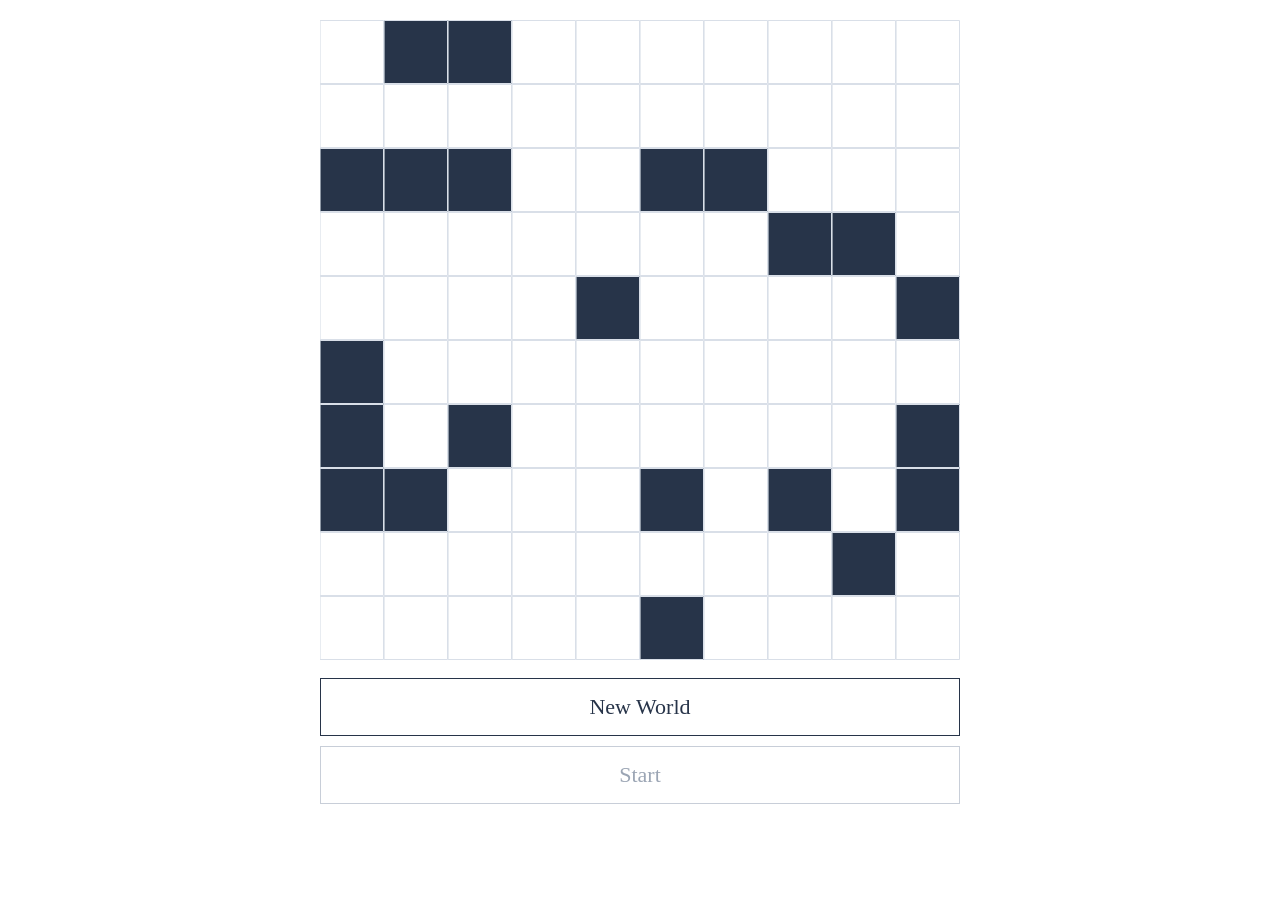
<file: demo/index.html>
<!doctype html>
<html lang="en">
<head>
  <meta charset="utf-8">
  <meta name="viewport" content="width=device-width, initial-scale=1">
  <title>Interactive Pathfinding Demo</title>
  <script src="vendor/p5.min.js"></script>
</head>
<body>
  <noscript>Enable JavaScript to run the interactive demo.</noscript>
  <script src="wayfinddemo.js"></script>
</body>
</html>
</file>
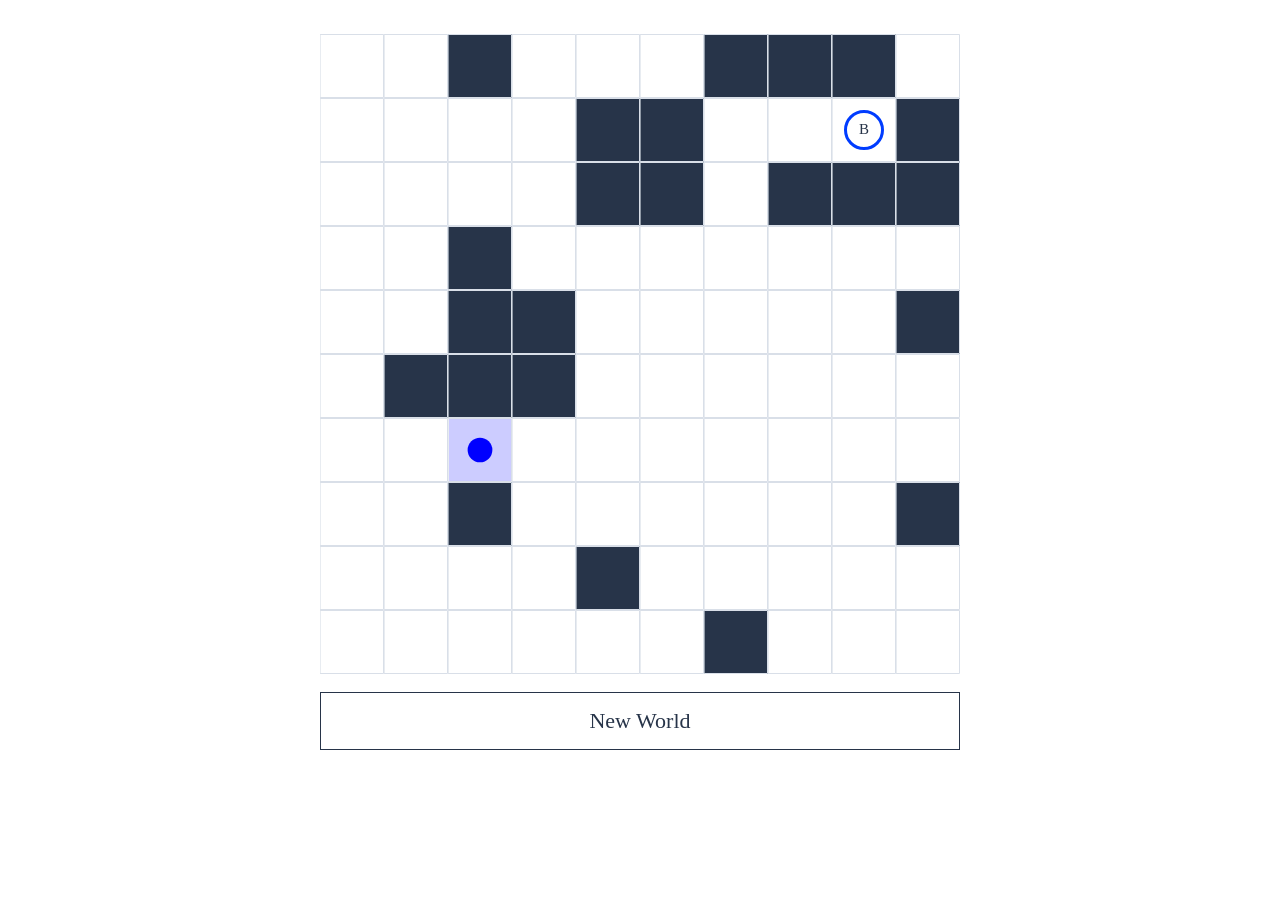
<file: demo/oldwise/index.html>
<!doctype html>
<html lang="en">
<head>
  <meta charset="utf-8">
  <meta name="viewport" content="width=device-width, initial-scale=1">
  <title>A Patient Wayfinder</title>
  <meta name="description" content="A slow blue wayfinder follows the shortest route through a changing map.">
  <script src="vendor/p5.min.js"></script>
</head>
<body>
  <noscript>Please enable JavaScript to run this pathfinding experiment.</noscript>
  <script src="wayfinddemo.js"></script>
</body>
</html>
</file>
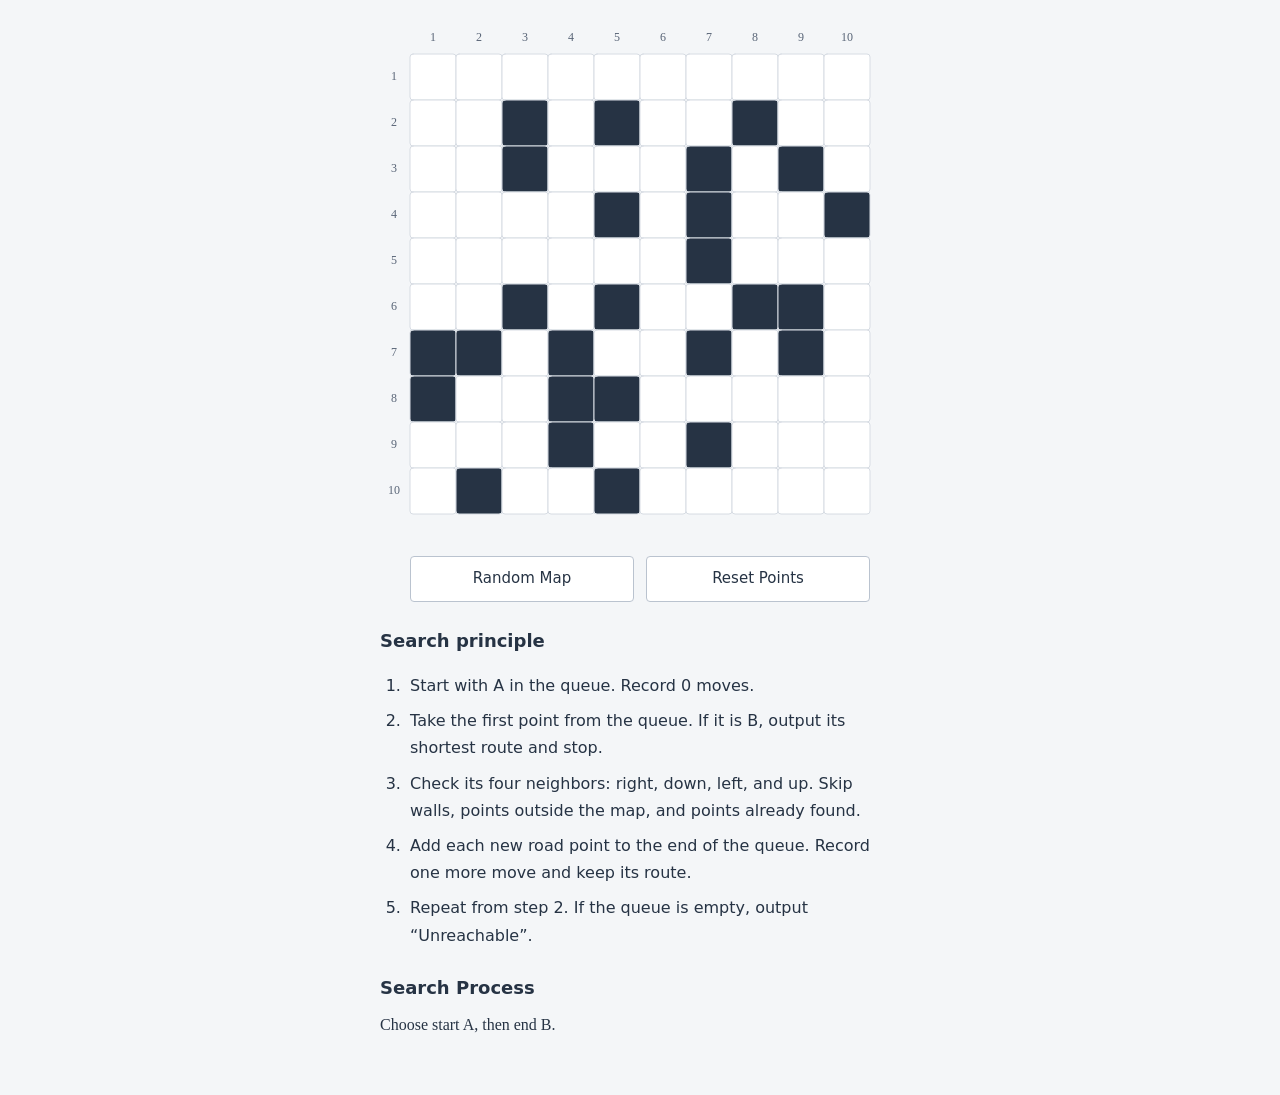
<file: demo/v1/index.html>
<!doctype html>
<html lang="en">
<head>
  <meta charset="utf-8">
  <meta name="viewport" content="width=device-width, initial-scale=1">
  <title>Shortest Path — BFS</title>
  <meta name="description" content="Find the shortest route on a 10 by 10 grid using breadth-first search.">
  <script src="vendor/p5.min.js"></script>
</head>
<body>
  <noscript>Please enable JavaScript to run this pathfinding experiment.</noscript>
  <script src="wayfinddemo.js"></script>
</body>
</html>
</file>
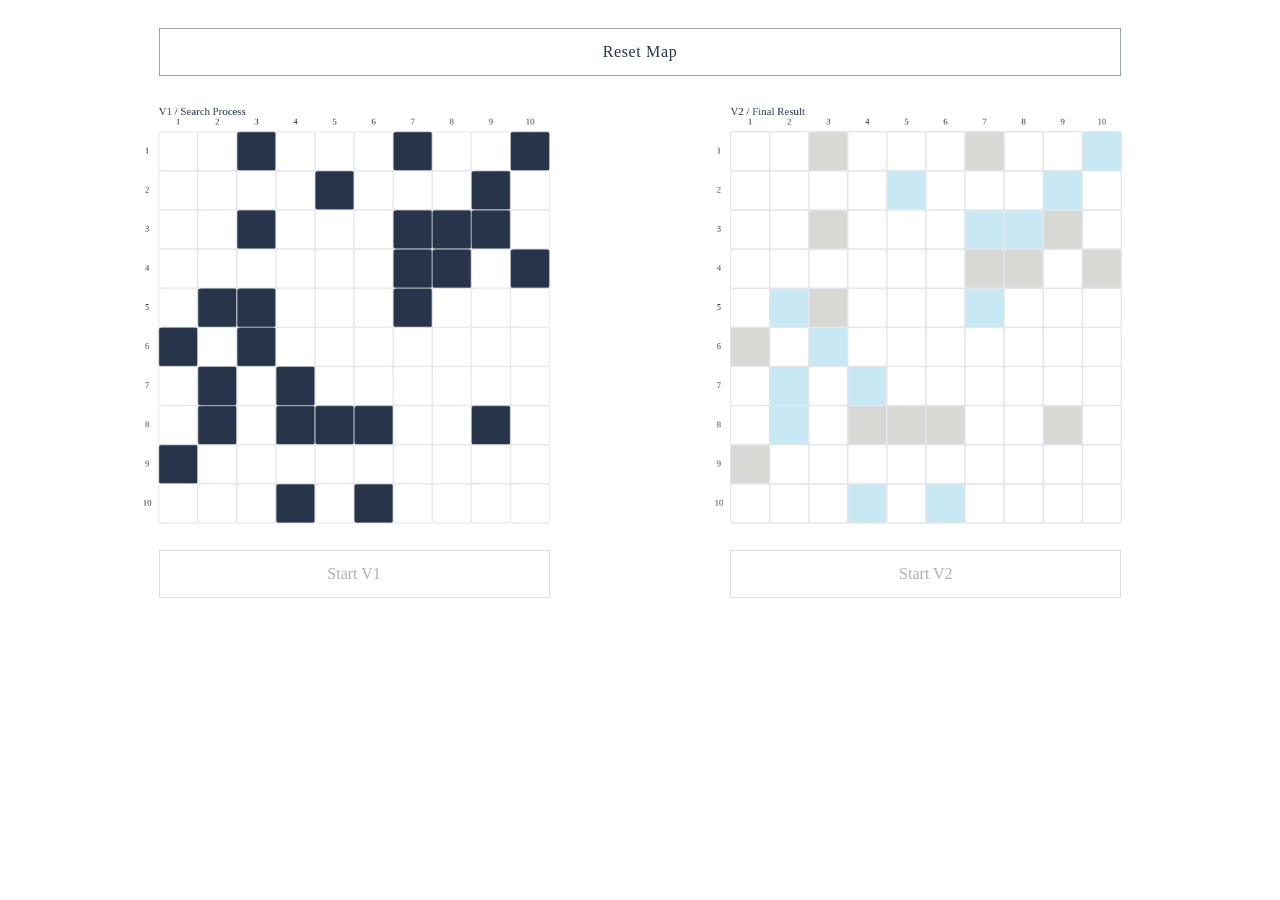
<file: demo/v2/index.html>
<!doctype html>
<html lang="en">
<head>
  <meta charset="utf-8">
  <meta name="viewport" content="width=device-width, initial-scale=1">
  <title>Wayfinding — Process / Result</title>
  <meta name="description" content="Compare an animated breadth-first search with a map-like display of up to three shortest routes.">
  <script src="vendor/p5.min.js"></script>
</head>
<body>
  <noscript>Please enable JavaScript to run this pathfinding experiment.</noscript>
  <script src="wayfinddemo.js"></script>
</body>
</html>
</file>
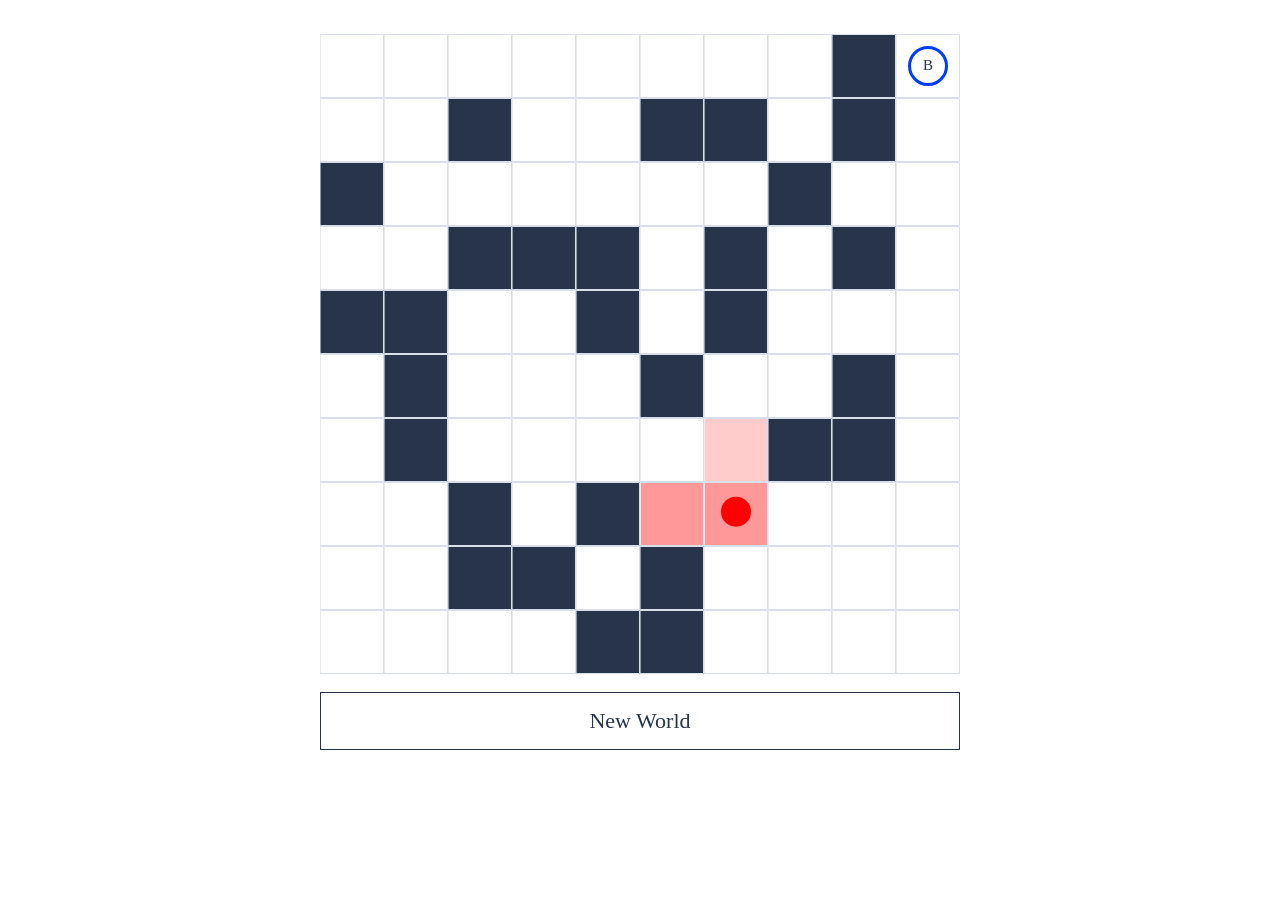
<file: demo/youngblood/index.html>
<!doctype html>
<html lang="en">
<head>
  <meta charset="utf-8">
  <meta name="viewport" content="width=device-width, initial-scale=1">
  <title>A Wandering Wayfinder</title>
  <meta name="description" content="A small wandering agent tries to find its way through a changing map.">
  <script src="vendor/p5.min.js"></script>
</head>
<body>
  <noscript>Please enable JavaScript to run this pathfinding experiment.</noscript>
  <script src="wayfinddemo.js"></script>
</body>
</html>
</file>
